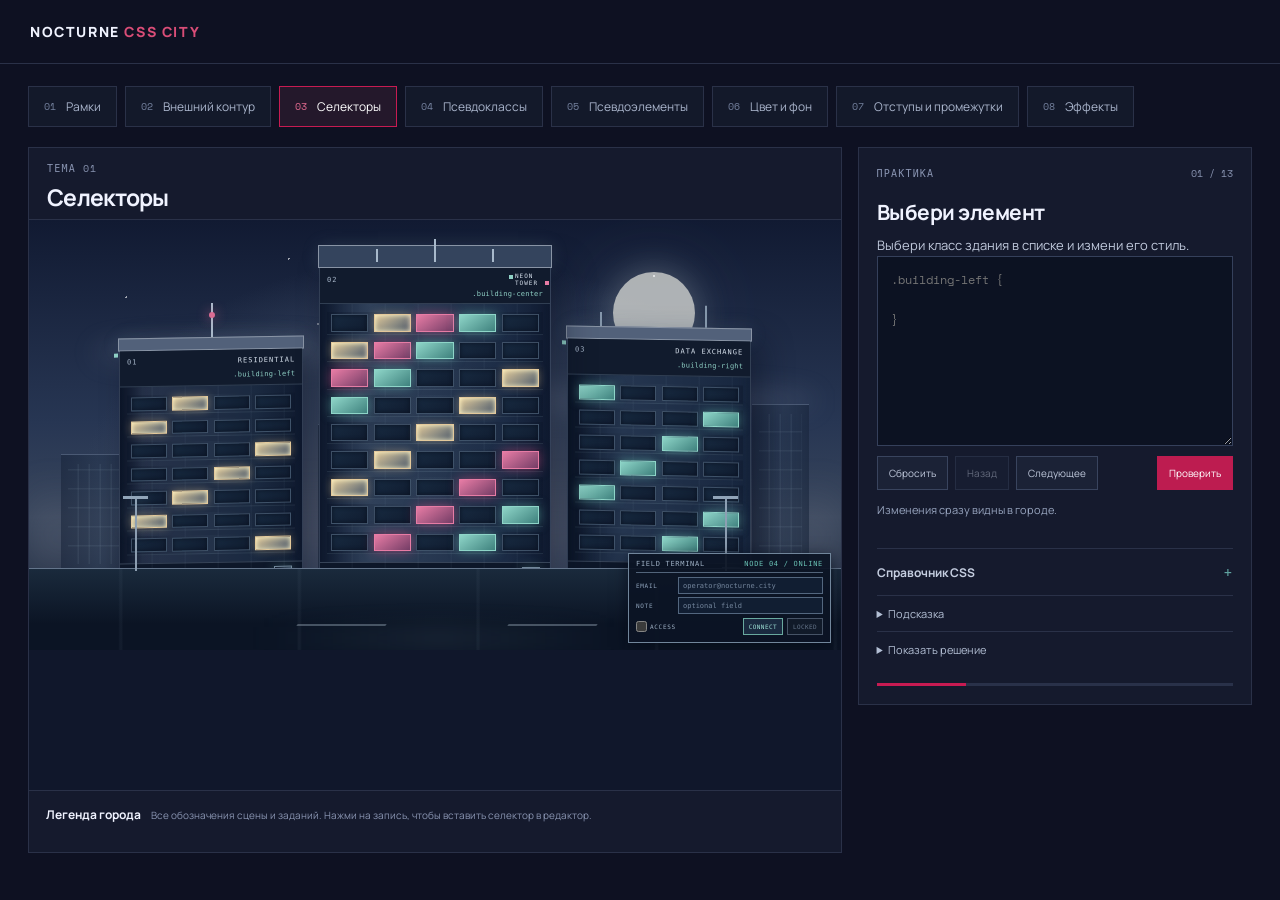
<file: index.html>
<!doctype html>
<html lang="ru">
<head>
  <meta charset="utf-8">
  <meta name="viewport" content="width=device-width,initial-scale=1">
  <meta name="theme-color" content="#0e1122">
  <title>NOCTURNE CSS City</title>
  <link rel="stylesheet" href="./styles.css?v=d28ca17">
</head>
<body>
  <header class="topbar">
    <a class="brand" href="./">NOCTURNE <span>CSS CITY</span></a>
    
  </header>
  <main class="app">
    <nav class="topics" aria-label="Темы CSS">
      <button class="topic" data-topic="frame"><b>01</b><span>Рамки</span></button>
      <button class="topic" data-topic="outline"><b>02</b><span>Внешний контур</span></button>
      <button class="topic active" data-topic="selectors"><b>03</b><span>Селекторы</span></button>
      <button class="topic" data-topic="pseudoClasses"><b>04</b><span>Псевдоклассы</span></button>
      <button class="topic" data-topic="pseudoElements"><b>05</b><span>Псевдоэлементы</span></button>
      <button class="topic" data-topic="colors"><b>06</b><span>Цвет и фон</span></button>
      <button class="topic" data-topic="spacing"><b>07</b><span>Отступы и промежутки</span></button>
      <button class="topic" data-topic="effects"><b>08</b><span>Эффекты</span></button>
      
    </nav>
    <section class="workspace">
      <section class="scene-panel">
        <div class="panel-heading"><div><span class="kicker" id="topic-kicker">ТЕМА 01</span><h1 id="topic-title">Селекторы</h1></div></div>
        <iframe class="city-frame" src="./scenes/city/index.html?v=selector-audit-20261128-2" title="Городская сцена"></iframe>
        <section class="class-map" aria-labelledby="city-legend-title">
          <div class="class-map-head">
            <strong id="city-legend-title">Легенда города</strong>
            <span>Все обозначения сцены и заданий. Нажми на запись, чтобы вставить селектор в редактор.</span>
          </div>
          <div id="city-legend" class="city-legend" aria-live="polite"></div>
        </section>
      </section>
      <aside class="task-panel">
        <div class="task-top"><span class="kicker">ПРАКТИКА</span><span id="task-count">01 / 13</span></div>
        <h2 id="task-title">Выбери элемент</h2>
        <p id="task-prompt">Выбери класс здания в списке и измени его стиль.</p>
        
        
        <textarea id="css-input" spellcheck="false" autocapitalize="off" autocomplete="off" placeholder=".building-left {&#10;  &#10;}"></textarea>
        <div class="editor-actions">
          <button id="reset" class="button secondary">Сбросить</button>
          <button id="previous" class="button secondary" disabled>Назад</button>
          <button id="skip" class="button secondary">Следующее</button>
          <button id="check" class="button primary">Проверить</button>
        </div>
        <p id="status" class="status" role="status" aria-live="polite">Изменения сразу видны в городе.</p>
        <details class="reference"><summary>Справочник CSS</summary><div id="reference-content" class="reference-content"></div></details>
        <details class="help"><summary>Подсказка</summary><p id="hint"></p></details>
        <details class="help"><summary>Показать решение</summary><pre id="solution"></pre><button id="insert" class="button secondary">Вставить в редактор</button></details>
        <div class="task-progress"><span id="progress"></span></div>
      </aside>
    </section>
  </main>
  <script src="./city-editor.js?v=selector-audit-20261128-2"></script>
</body>
</html>
</file>
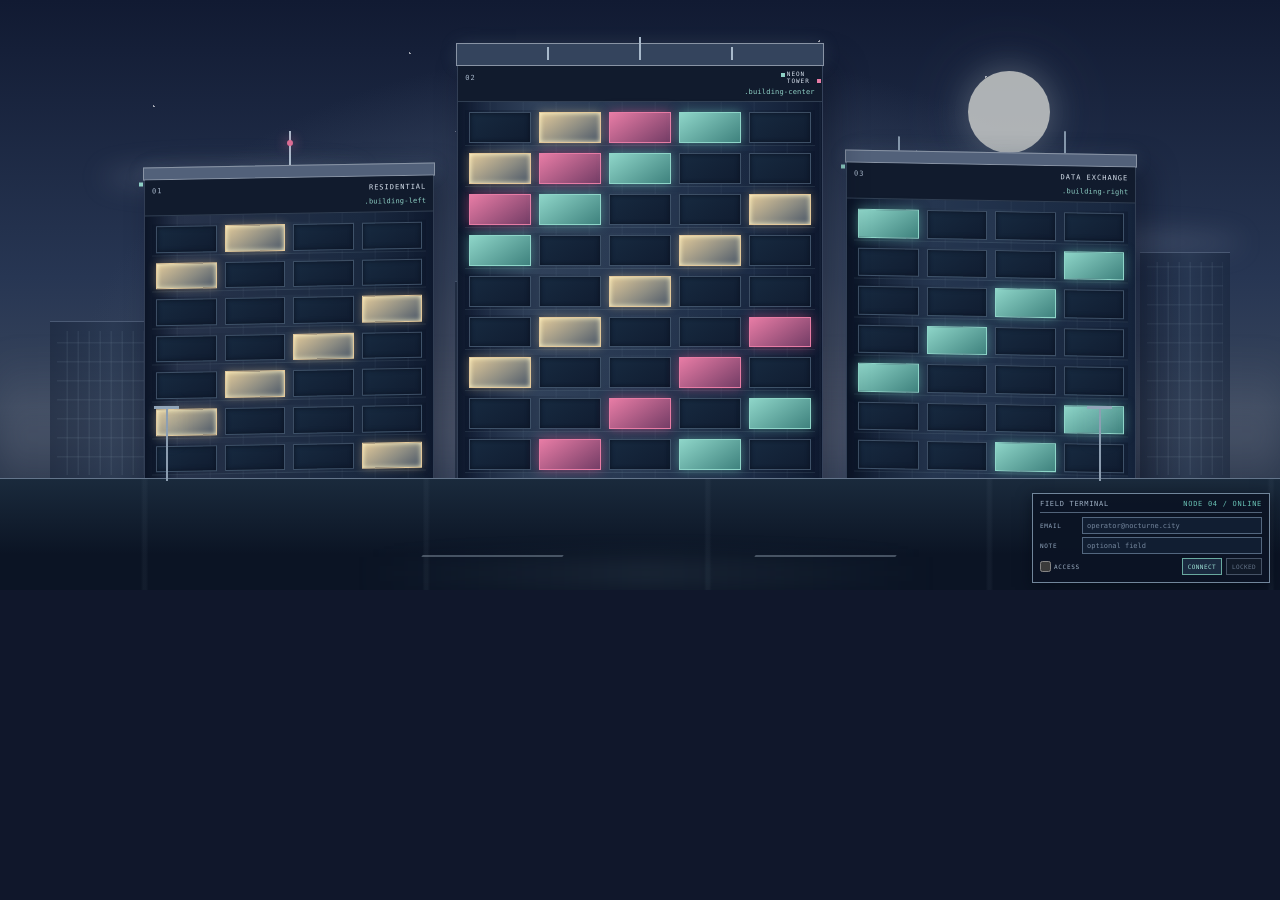
<file: scenes/city/index.html>
<!doctype html>
<html lang="ru">
<head>
  <meta charset="utf-8">
  <meta name="viewport" content="width=device-width,initial-scale=1">
  <meta name="theme-color" content="#10172b">
  <title>NOCTURNE — городская сцена</title>
  <link rel="stylesheet" href="./city.css">
</head>
<body>
  <main class="city" aria-label="Ночной футуристический город">
    <div class="sky" aria-hidden="true"><div class="moon"></div><div class="cloud cloud-a"></div><div class="cloud cloud-b"></div><div class="stars stars-a"></div><div class="stars stars-b"></div><div class="horizon-glow"></div></div>
    
    <div class="skyline skyline-far" aria-hidden="true"><div class="distant-tower tower-a"></div><div class="distant-tower tower-b"></div><div class="distant-tower tower-c"></div><div class="distant-tower tower-d"></div><div class="distant-tower tower-e"></div><div class="distant-tower tower-f"></div></div>
    <section class="district" aria-label="Здания и фасады">
      <article class="building building-left" data-building="residential">
        <div class="roof roof-antenna"><span></span></div>
        <header class="building-sign"><span>01</span><b>RESIDENTIAL</b><small class="selector-label">.building-left</small></header>
        <div class="building-floors">
          <div class="floor"><i class="window "></i><i class="window lit"></i><i class="window "></i><i class="window "></i></div><div class="floor"><i class="window lit"></i><i class="window "></i><i class="window "></i><i class="window "></i></div><div class="floor"><i class="window "></i><i class="window "></i><i class="window "></i><i class="window lit"></i></div><div class="floor"><i class="window "></i><i class="window "></i><i class="window lit"></i><i class="window "></i></div><div class="floor"><i class="window "></i><i class="window lit"></i><i class="window "></i><i class="window "></i></div><div class="floor"><i class="window lit"></i><i class="window "></i><i class="window "></i><i class="window "></i></div><div class="floor"><i class="window "></i><i class="window "></i><i class="window "></i><i class="window lit"></i></div>
        </div><div class="building-base"><span>BLOCK A / 07</span><span class="entrance"></span></div>
      </article>
      <article id="central-tower" class="building building-center" data-building="central">
        <div class="roof roof-crown"><span></span><span></span><span></span></div>
        <header class="building-sign"><span>02</span><b>NEON TOWER</b><small class="selector-label">.building-center</small></header>
        <div class="building-floors">
          <div class="floor"><i class="window   "></i><i class="window lit  "></i><i class="window  pink "></i><i class="window   teal"></i><i class="window   "></i></div><div class="floor"><i class="window lit  "></i><i class="window  pink "></i><i class="window   teal"></i><i class="window   "></i><i class="window   "></i></div><div class="floor"><i class="window  pink "></i><i class="window   teal"></i><i class="window   "></i><i class="window   "></i><i class="window lit  "></i></div><div class="floor"><i class="window   teal"></i><i class="window   "></i><i class="window   "></i><i class="window lit  "></i><i class="window   "></i></div><div class="floor"><i class="window   "></i><i class="window   "></i><i class="window lit  "></i><i class="window   "></i><i class="window   "></i></div><div class="floor"><i class="window   "></i><i class="window lit  "></i><i class="window   "></i><i class="window   "></i><i class="window  pink "></i></div><div class="floor"><i class="window lit  "></i><i class="window   "></i><i class="window   "></i><i class="window  pink "></i><i class="window   "></i></div><div class="floor"><i class="window   "></i><i class="window   "></i><i class="window  pink "></i><i class="window   "></i><i class="window lit  teal"></i></div><div class="floor"><i class="window   "></i><i class="window  pink "></i><i class="window   "></i><i class="window lit  teal"></i><i class="window   "></i></div>
        </div><div class="building-base"><span>CORE / 09</span><span class="entrance"></span></div>
      </article>
      <article class="building building-right" data-building="office">
        <div class="roof roof-flat"><span></span><span></span></div>
        <header class="building-sign"><span>03</span><b>DATA EXCHANGE</b><small class="selector-label">.building-right</small></header>
        <div class="building-floors">
          <div class="floor"><i class="window lit teal"></i><i class="window "></i><i class="window "></i><i class="window "></i></div><div class="floor"><i class="window "></i><i class="window "></i><i class="window "></i><i class="window lit teal"></i></div><div class="floor"><i class="window "></i><i class="window "></i><i class="window lit teal"></i><i class="window "></i></div><div class="floor"><i class="window "></i><i class="window lit teal"></i><i class="window "></i><i class="window "></i></div><div class="floor"><i class="window lit teal"></i><i class="window "></i><i class="window "></i><i class="window "></i></div><div class="floor"><i class="window "></i><i class="window "></i><i class="window "></i><i class="window lit teal"></i></div><div class="floor"><i class="window "></i><i class="window "></i><i class="window lit teal"></i><i class="window "></i></div>
        </div><div class="building-base"><span>BLOCK C / 07</span><span class="entrance"></span></div>
      </article>
    </section>
    <div class="elevated-line" aria-hidden="true"><span></span><span></span></div>
    <div class="foreground" aria-hidden="true"><div class="street"></div><div class="street-light light-left"><i></i></div><div class="street-light light-right"><i></i></div><div class="road-mark road-mark-a"></div><div class="road-mark road-mark-b"></div><div class="road-reflection"></div></div>
    <aside class="control-terminal" aria-label="Интерактивная панель управления для упражнений по псевдоклассам">
      <div class="terminal-heading"><span>FIELD TERMINAL</span><span>NODE 04 / ONLINE</span></div>
      <form class="terminal-form" id="terminal-form" novalidate>
        <label class="terminal-field">EMAIL
          <input class="terminal-email" type="email" name="email" required placeholder="operator@nocturne.city" autocomplete="off">
        </label>
        <label class="terminal-field">NOTE
          <input class="terminal-note" type="text" name="note" placeholder="optional field">
        </label>
        <div class="terminal-controls">
          <label class="terminal-toggle"><input class="terminal-access" type="checkbox" name="access"> ACCESS</label>
          <button class="terminal-connect" type="button">CONNECT</button>
          <button class="terminal-locked" type="button" disabled>LOCKED</button>
        </div>
      </form>
    </aside>
    
  </main>
  <script>
    (() => {
      let playerStyle = document.getElementById('player-css');
      const previewStyle = document.createElement('style');
      previewStyle.textContent = '[data-nocturne-selected="true"]{outline:2px solid #60a4a1!important;outline-offset:2px!important;box-shadow:0 0 12px #60a4a188!important}';
      document.head.appendChild(previewStyle);

      const propertyAliases = {
        'border-top-width': ['border-top-width', 'border-top', 'border-width', 'border'],
        'border-top-style': ['border-top-style', 'border-top', 'border-style', 'border'],
        'border-top-color': ['border-top-color', 'border-top', 'border-color', 'border'],
        'border-right-width': ['border-right-width', 'border-right', 'border-width', 'border'],
        'border-right-style': ['border-right-style', 'border-right', 'border-style', 'border'],
        'border-right-color': ['border-right-color', 'border-right', 'border-color', 'border'],
        'border-bottom-width': ['border-bottom-width', 'border-bottom', 'border-width', 'border'],
        'border-bottom-style': ['border-bottom-style', 'border-bottom', 'border-style', 'border'],
        'border-bottom-color': ['border-bottom-color', 'border-bottom', 'border-color', 'border'],
        'border-left-width': ['border-left-width', 'border-left', 'border-width', 'border'],
        'border-left-style': ['border-left-style', 'border-left', 'border-style', 'border'],
        'border-left-color': ['border-left-color', 'border-left', 'border-color', 'border'],
        'outline-width': ['outline-width', 'outline'],
        'outline-style': ['outline-style', 'outline'],
        'outline-color': ['outline-color', 'outline'],
        'background-color': ['background-color', 'background'],
        'row-gap': ['row-gap', 'gap', 'grid-row-gap', 'grid-gap'],
        'opacity': ['opacity']
      };

      let lastHoveredElement = null;
      let lastFocusedElement = null;
      let lastFocusVisibleElement = null;
      let lastActiveElement = null;

      document.addEventListener('focusin', event => {
        lastFocusedElement = event.target;
        lastFocusVisibleElement = event.target.matches?.(':focus-visible') ? event.target : null;
        refreshSelectorPreview();
      });
      document.addEventListener('keydown', event => {
        const active = document.activeElement;
        if (active?.matches?.(':focus-visible')) lastFocusVisibleElement = active;
        const activeButton = event.target.closest?.('.terminal-connect');
        if (activeButton && (event.key === 'Enter' || event.key === ' ')) lastActiveElement = activeButton;
      }, true);
      document.addEventListener('pointerdown', event => {
        const activeButton = event.target.closest?.('.terminal-connect');
        if (activeButton) lastActiveElement = activeButton;
      }, true);
      document.getElementById('terminal-form')?.addEventListener('submit', event => event.preventDefault());
      document.addEventListener('input', refreshSelectorPreview);
      document.addEventListener('change', refreshSelectorPreview);
      document.addEventListener('pointerover', event => {
        const windowElement = event.target.closest?.('.window');
        if (windowElement) lastHoveredElement = windowElement;
        refreshSelectorPreview();
      });
      document.addEventListener('pointerout', refreshSelectorPreview);

      function refreshSelectorPreview() {
        document.querySelectorAll('[data-nocturne-selected]').forEach(node => node.removeAttribute('data-nocturne-selected'));
        try {
          Array.from(playerStyle?.sheet?.cssRules || []).forEach(rule => {
            if (!rule.selectorText) return;
            try {
              document.querySelectorAll(rule.selectorText).forEach(node => node.setAttribute('data-nocturne-selected', 'true'));
            } catch (error) {
              // Не имитируем псевдоклассы и псевдоэлементы удалением их условий.
            }
          });
        } catch (error) {}
      }

      function collectStyleRules(rules, result = []) {
        Array.from(rules || []).forEach(rule => {
          if (typeof rule.selectorText === 'string' && rule.style) result.push(rule);
          if (rule.cssRules) collectStyleRules(rule.cssRules, result);
        });
        return result;
      }

      function ruleDeclaresProperty(rule, property) {
        const aliases = propertyAliases[property] || [property];
        const names = Array.from({length: rule.style.length}, (_, index) => rule.style.item(index));
        return names.some(name => aliases.includes(name));
      }

      function getAppliedElements(property) {
        const applied = new Set();
        const rules = collectStyleRules(playerStyle?.sheet?.cssRules || []);
        rules.forEach(rule => {
          if (!ruleDeclaresProperty(rule, property)) return;
          try {
            document.querySelectorAll(rule.selectorText).forEach(node => applied.add(node));
          } catch (error) {
            // Селекторы псевдоэлементов не являются DOM-элементами.
          }
        });
        return applied;
      }

      function sameElements(actual, expected) {
        if (actual.size !== expected.length) return false;
        return expected.every(node => actual.has(node));
      }

      function checkPropertyRequirements(checks) {
        for (const item of checks) {
          const targets = Array.from(document.querySelectorAll(item.selector));
          if (!targets.length) return {found: false, passed: false, reason: 'target'};

          const applied = getAppliedElements(item.property);
          if (!sameElements(applied, targets)) {
            return {found: true, passed: false, reason: 'scope'};
          }

          const valuesMatch = targets.every(target =>
            getComputedStyle(target).getPropertyValue(item.property).trim() === item.expected
          );
          if (!valuesMatch) return {found: true, passed: false, reason: 'value'};
        }
        return {found: true, passed: true, reason: ''};
      }

      window.addEventListener('message', event => {
        if (event.source !== window.parent || !event.data) return;
        const data = event.data;

        if (data.type === 'NOCTURNE_APPLY_CSS') {
          if (!playerStyle) {
            playerStyle = document.createElement('style');
            playerStyle.id = 'player-css';
            document.head.appendChild(playerStyle);
          }
          playerStyle.textContent = typeof data.css === 'string' ? data.css : '';
          refreshSelectorPreview();
          return;
        }

        if (data.type !== 'NOCTURNE_CHECK_TASK' || !data.id || !data.check) return;

        let result = {passed: false, found: false};
        try {
          if (data.check.mode === 'selector') {
            const pseudoPattern = /::(before|after|first-letter|first-line|selection|placeholder)\b/g;
            const pseudoOf = selector => Array.from(new Set(selector.match(pseudoPattern) || [])).join('');
            const hostOf = selector => selector.replace(pseudoPattern, '').trim();
            const expectedSelector = data.check.selector;
            const expectedPseudo = pseudoOf(expectedSelector);
            const statePattern = /:(focus-visible|focus-within|focus|active|checked|disabled|enabled|required|optional|valid|invalid|hover)\b/g;
            const stateOf = selector => Array.from(new Set(selector.match(statePattern) || []));
            const expectedStates = stateOf(expectedSelector);
            const stripStates = selector => selector.replace(statePattern, '');
            const expectedHost = hostOf(expectedSelector);
            const expectedBase = stripStates(expectedHost);
            const expectedNodes = Array.from(document.querySelectorAll(expectedBase));
            const sameNodeSet = (left, right) => left.length === right.length && left.every(node => right.includes(node));
            const rules = collectStyleRules(playerStyle?.sheet?.cssRules || []);
            let interactionMissing = false;
            let stateMissing = false;
            const submitted = rules.some(rule => {
              if (rule.style.length !== 0 || pseudoOf(rule.selectorText) !== expectedPseudo) return false;
              const submittedStates = stateOf(rule.selectorText);
              if (submittedStates.join('|') !== expectedStates.join('|')) return false;
              const submittedHost = stripStates(hostOf(rule.selectorText));
              let submittedNodes;
              try { submittedNodes = Array.from(document.querySelectorAll(submittedHost)); }
              catch (error) { return false; }
              if (!sameNodeSet(submittedNodes, expectedNodes)) return false;

              if (expectedStates.includes(':hover') && (!lastHoveredElement || !lastHoveredElement.matches(expectedBase))) { interactionMissing = true; return false; }
              if (expectedStates.includes(':focus') && (!lastFocusedElement || !lastFocusedElement.matches(expectedBase))) { interactionMissing = true; return false; }
              if (expectedStates.includes(':focus-visible') && (!lastFocusVisibleElement || !lastFocusVisibleElement.matches(expectedBase))) { interactionMissing = true; return false; }
              if (expectedStates.includes(':focus-within') && (!lastFocusedElement || !lastFocusedElement.closest(expectedBase))) { interactionMissing = true; return false; }
              if (expectedStates.includes(':active') && (!lastActiveElement || !lastActiveElement.matches(expectedBase))) { interactionMissing = true; return false; }
              if (expectedStates.some(state => [':checked', ':disabled', ':enabled', ':required', ':optional', ':valid', ':invalid'].includes(state))) {
                let stateMatches = [];
                try { stateMatches = Array.from(document.querySelectorAll(hostOf(rule.selectorText))); } catch (error) {}
                if (!stateMatches.length) { stateMissing = true; return false; }
              }
              if (expectedPseudo.includes('::selection') && !window.getSelection()?.toString()) { interactionMissing = true; return false; }
              const requiredTokens = Array.isArray(data.check.mustContain) ? data.check.mustContain : data.check.mustContain ? [data.check.mustContain] : [];
              if (!requiredTokens.every(token => rule.selectorText.includes(token))) return false;
              return true;
            });
            const found = expectedNodes.length > 0;
            result = {found, passed: submitted && found, reason: submitted && found ? '' : interactionMissing ? 'interaction' : stateMissing ? 'state' : 'selector'};
          } else {
            const checks = Array.isArray(data.check.checks) ? data.check.checks : [data.check];
            result = checkPropertyRequirements(checks);
          }
        } catch (error) {
          result = {passed: false, found: false};
        }

        window.parent.postMessage(
          {type: 'NOCTURNE_TASK_RESULT', id: data.id, passed: result.passed, found: result.found, reason: result.reason},
          event.origin === 'null' ? '*' : event.origin
        );
      });
    })();
  </script>
</body>
</html>
</file>
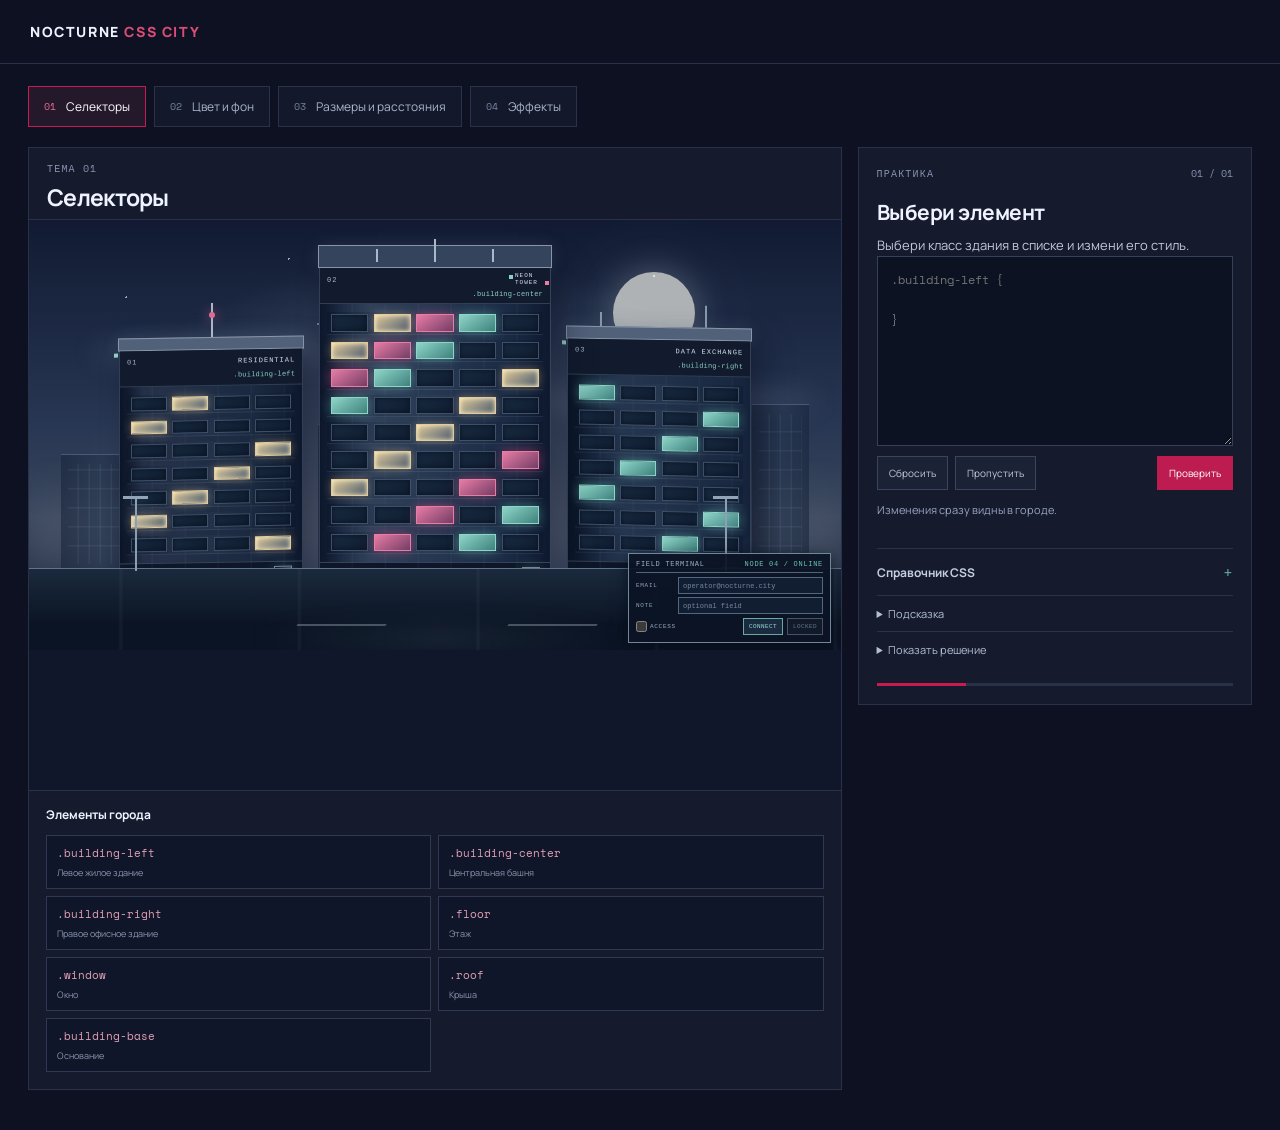
<file: preview-161bdd0.html>
<!doctype html>
<html lang="ru">
<head>
  <meta charset="utf-8">
  <meta name="viewport" content="width=device-width,initial-scale=1">
  <meta name="theme-color" content="#0e1122">
  <title>NOCTURNE CSS City</title>
  <link rel="stylesheet" href="./styles.css">
</head>
<body>
  <header class="topbar">
    <a class="brand" href="./">NOCTURNE <span>CSS CITY</span></a>
    
  </header>
  <main class="app">
    <nav class="topics" aria-label="Темы CSS">
      <button class="topic active" data-topic="selectors"><b>01</b><span>Селекторы</span></button>
      <button class="topic" data-topic="colors"><b>02</b><span>Цвет и фон</span></button>
      <button class="topic" data-topic="spacing"><b>03</b><span>Размеры и расстояния</span></button>
      <button class="topic" data-topic="effects"><b>04</b><span>Эффекты</span></button>
    </nav>
    <section class="workspace">
      <section class="scene-panel">
        <div class="panel-heading"><div><span class="kicker" id="topic-kicker">ТЕМА 01</span><h1 id="topic-title">Селекторы</h1></div></div>
        <iframe class="city-frame" src="./scenes/city/index.html" title="Городская сцена"></iframe>
        <div class="class-map">
          <div class="class-map-head"><strong>Элементы города</strong></div>
          <div class="class-list">
            <button class="class-chip" data-selector=".building-left"><code>.building-left</code><span>Левое жилое здание</span></button>
            <button class="class-chip" data-selector=".building-center"><code>.building-center</code><span>Центральная башня</span></button>
            <button class="class-chip" data-selector=".building-right"><code>.building-right</code><span>Правое офисное здание</span></button>
            <button class="class-chip" data-selector=".floor"><code>.floor</code><span>Этаж</span></button>
            <button class="class-chip" data-selector=".window"><code>.window</code><span>Окно</span></button>
            <button class="class-chip" data-selector=".roof"><code>.roof</code><span>Крыша</span></button>
            <button class="class-chip" data-selector=".building-base"><code>.building-base</code><span>Основание</span></button>
          </div>
        </div>
      </section>
      <aside class="task-panel">
        <div class="task-top"><span class="kicker">ПРАКТИКА</span><span id="task-count">01 / 01</span></div>
        <h2 id="task-title">Выбери элемент</h2>
        <p id="task-prompt">Выбери класс здания в списке и измени его стиль.</p>
        
        
        <textarea id="css-input" spellcheck="false" autocapitalize="off" autocomplete="off" placeholder=".building-left {&#10;  &#10;}"></textarea>
        <div class="editor-actions">
          <button id="reset" class="button secondary">Сбросить</button>
          <button id="skip" class="button secondary">Пропустить</button>
          <button id="check" class="button primary">Проверить</button>
        </div>
        <p id="status" class="status" role="status" aria-live="polite">Изменения сразу видны в городе.</p>
        <details class="reference"><summary>Справочник CSS</summary><div id="reference-content" class="reference-content"></div></details>
        <details class="help"><summary>Подсказка</summary><p id="hint"></p></details>
        <details class="help"><summary>Показать решение</summary><pre id="solution"></pre><button id="insert" class="button secondary">Вставить в редактор</button></details>
        <div class="task-progress"><span id="progress"></span></div>
      </aside>
    </section>
  </main>
  <script src="./city-editor.js?v=436bf3f"></script>
</body>
</html>
</file>
<file: styles.css>
@import url('https://fonts.googleapis.com/css2?family=Manrope:wght@400;500;600;700;800&family=Space+Mono:wght@400;700&display=swap');
:root{color-scheme:dark;--bg:#0e1122;--panel:#151a2d;--panel2:#1a2035;--line:#2a3148;--muted:#8994b1;--text:#f0f3ff;--pink:#c71b52;--teal:#60a4a1;--mono:'Space Mono',monospace;--sans:'Manrope',system-ui,sans-serif}
*{box-sizing:border-box}body{margin:0;background:var(--bg);color:var(--text);font-family:var(--sans);min-height:100vh}button,textarea{font:inherit}.topbar{height:64px;padding:0 30px;border-bottom:1px solid var(--line);display:flex;align-items:center;justify-content:space-between}.brand{color:var(--text);text-decoration:none;font-size:14px;font-weight:800;letter-spacing:1.6px}.brand span{color:#d94d77}.kicker{font:10px var(--mono);letter-spacing:1.2px;color:var(--muted)}.app{max-width:1440px;margin:auto;padding:22px 28px 40px}.topics{display:flex;gap:8px;margin-bottom:16px;overflow-x:auto;padding-bottom:4px}.topic{display:flex;align-items:center;gap:10px;white-space:nowrap;background:#13192a;border:1px solid var(--line);color:#aab5cc;padding:11px 15px;cursor:pointer}.topic b{font:10px var(--mono);color:#74819e}.topic span{font-size:12px}.topic.active{border-color:var(--pink);background:#24182b;color:#fff}.topic.active b{color:#e46b91}.workspace{display:grid;grid-template-columns:minmax(0,1.65fr) minmax(300px,.8fr);gap:16px;align-items:start}.scene-panel,.task-panel{background:var(--panel);border:1px solid var(--line);min-width:0}.panel-heading{height:72px;padding:14px 18px;display:flex;align-items:center;justify-content:space-between;border-bottom:1px solid var(--line)}h1{font-size:23px;margin:4px 0 0;letter-spacing:-.7px}.city-frame{display:block;width:100%;height:clamp(390px,45vw,570px);border:0;background:#10172b}.class-map{padding:15px 17px 17px;border-top:1px solid var(--line)}.class-map-head{display:flex;justify-content:flex-start;gap:10px;align-items:baseline;margin-bottom:12px}.class-map-head strong{font-size:12px}.class-map-head span{font-size:10px;color:var(--muted)}.class-list{display:grid;grid-template-columns:repeat(2,minmax(0,1fr));gap:7px}.class-chip{display:flex;flex-direction:column;align-items:flex-start;gap:4px;text-align:left;padding:9px 10px;background:#101629;border:1px solid #303951;color:#aeb9d0;cursor:pointer;min-width:0}.class-chip:hover{border-color:var(--teal);background:#172631}.class-chip code{font:11px var(--mono);color:#e3a0b5}.class-chip span{font-size:10px;color:#8995b0}.task-panel{padding:18px;position:sticky;top:12px}.task-top{display:flex;justify-content:space-between;color:var(--muted);font:10px var(--mono)}h2{font-size:21px;line-height:1.25;margin:18px 0 9px;letter-spacing:-.5px}#task-prompt{font-size:13px;line-height:1.7;color:#c0c9dc;margin:0}textarea{display:block;width:100%;height:190px;resize:vertical;background:#0c1222;border:1px solid #35405b;color:#e9a4b9;padding:13px;font:12px/1.65 var(--mono);outline:none;tab-size:2}textarea:focus{border-color:#668e92}.editor-actions{display:flex;gap:7px;margin-top:10px}.button{border:1px solid #39445e;padding:9px 11px;font-size:10px;cursor:pointer;color:#c0c9dc;background:#1b2236}.button:hover{border-color:#7888a7}.button.primary{background:#bd1c50;border-color:#bd1c50;color:#fff;margin-left:auto}.button.primary:hover{background:#d42b62}.button:disabled{opacity:.45;cursor:default}.status{min-height:34px;font-size:11px;line-height:1.5;color:#98a5bf;margin:12px 0}.status.good{color:#86c4b4}.status.bad{color:#e58ba3}.help{border-top:1px solid var(--line);padding:10px 0;color:#b3bfd4;font-size:11px}.help summary{cursor:pointer}.help p{line-height:1.6;color:#9ca9c2}.help pre{white-space:pre-wrap;background:#0d1425;padding:10px;color:#e5a1b6;font:11px/1.6 var(--mono)}.help .button{margin-top:4px}.task-progress{height:3px;background:#293149;margin-top:16px}.task-progress span{display:block;width:25%;height:100%;background:var(--pink);transition:width .2s}
@media(max-width:850px){.workspace{grid-template-columns:1fr}.task-panel{position:static;grid-row:1}.city-frame{height:470px}.class-list{grid-template-columns:repeat(2,minmax(0,1fr))}}
@media(max-width:520px){.topbar{padding:0 15px}.app{padding:14px 10px 28px}.topic{padding:10px 12px}.city-frame{height:420px}.class-map-head{display:block}.class-map-head span{display:block;margin-top:4px}.class-list{grid-template-columns:1fr 1fr}.task-panel{padding:14px}textarea{height:155px}}

.reference{border-top:1px solid var(--line);padding:11px 0;color:#c5cee0;font-size:12px}
.reference>summary{cursor:pointer;list-style:none;display:flex;align-items:center;justify-content:space-between;font-weight:700}
.reference>summary::-webkit-details-marker{display:none}
.reference>summary:after{content:"+";font:16px var(--mono);color:var(--teal)}
.reference[open]>summary:after{content:"−"}
.reference-content{padding-top:10px}
.reference-group{padding:9px 0;border-top:1px solid #252d43}
.reference-group h3{font-size:11px;color:#8fc8c0;margin:0 0 7px}
.reference-item{display:grid;grid-template-columns:minmax(105px,.8fr) 1.5fr;gap:8px;padding:5px 0;align-items:start}
.reference-item code{font:10px var(--mono);color:#e5a2b9;overflow-wrap:anywhere}
.reference-item p{font-size:10px;line-height:1.5;color:#aab6cd;margin:0}
.reference-item p code{color:#d7c2ce}
.reference-note{font-size:10px;line-height:1.5;color:#7f8da9;margin:8px 0 0}

.reference-property{border-top:1px solid #222b40;padding:7px 0}
.reference-property>summary{display:grid;grid-template-columns:minmax(95px,.72fr) 1.6fr 14px;gap:9px;align-items:start;cursor:pointer;list-style:none}
.reference-property>summary::-webkit-details-marker,.reference-part>summary::-webkit-details-marker{display:none}
.reference-property>summary:after{content:"+";grid-column:3;grid-row:1;color:var(--teal);font:13px var(--mono);text-align:right}
.reference-property[open]>summary:after{content:"−"}
.reference-property>summary code{font:10px var(--mono);color:#e5a2b9;overflow-wrap:anywhere}
.reference-property>summary span{font-size:10px;line-height:1.5;color:#aab6cd}
.reference-parts{margin:9px 0 2px 10px;padding-left:12px;border-left:1px solid #34435a}
.reference-part{padding:5px 0;border-top:1px solid #202a40}
.reference-part>summary{cursor:pointer;list-style:none;display:flex;align-items:center;justify-content:space-between;color:#8fc8c0;font-size:10px;font-weight:600}
.reference-part>summary:after{content:"+";font:12px var(--mono);color:#8fc8c0}
.reference-part[open]>summary:after{content:"−"}
.reference-part p{font-size:10px;line-height:1.55;color:#aab6cd;margin:6px 0 2px}
@media(max-width:520px){.reference-property>summary{grid-template-columns:minmax(0,1fr) 14px;gap:3px}.reference-property>summary code{grid-column:1;grid-row:1;font-size:10px}.reference-property>summary span{grid-column:1;grid-row:2}.reference-property>summary:after{grid-column:2;grid-row:1}.reference-parts{margin-left:5px}.reference-part{display:block}}

/* Общая легенда сцены */
.legend-group{border-top:1px solid #252d43;padding:9px 0}
.legend-group>summary{display:flex;align-items:center;justify-content:space-between;cursor:pointer;list-style:none;color:#b9c5dc;font-size:11px;font-weight:700}
.legend-group>summary::-webkit-details-marker{display:none}
.legend-group>summary:after{content:"+";font:14px var(--mono);color:var(--teal);margin-left:auto;padding-left:10px}
.legend-group[open]>summary:after{content:"−"}
.legend-group>summary span{font:10px var(--mono);color:var(--muted);margin-left:8px}
.legend-group .class-list{padding-top:9px}
.class-chip{gap:5px}
.class-chip span{display:flex;flex-direction:column;gap:3px;line-height:1.45}
.class-chip span strong{font-size:10px;color:#c7d2e8;font-weight:700}
.class-chip span{font-size:9px}
.legend-note{font-size:10px;line-height:1.55;color:#7f8da9;margin:12px 0 0}
@media(max-width:520px){.legend-group .class-list{grid-template-columns:1fr}}
</file>
<file: scenes/city/city.css>
*{box-sizing:border-box}
:root{color-scheme:dark;--night:#10172b;--glass:#6d9aa8;--pink:#d64c83;--teal:#69c1b4;--amber:#e2b77d}
html,body{margin:0;min-height:100%;background:#10172b;font-family:Arial,sans-serif}
body{overflow:hidden}
.city{height:clamp(430px,48vw,590px);min-height:430px;position:relative;overflow:hidden;isolation:isolate;background:linear-gradient(180deg,#111a32 0%,#273653 47%,#39465c 69%,#172236 100%)}
.sky{position:absolute;inset:0;overflow:hidden;background:radial-gradient(ellipse at 50% 65%,#6d7180 0%,#3a4862 29%,transparent 62%)}
.moon{position:absolute;width:82px;height:82px;border-radius:50%;right:18%;top:12%;background:#d4d6d3;box-shadow:0 0 34px #c5d1d766,0 0 95px #9cb6cf33;opacity:.8}
.cloud{position:absolute;height:25px;border-radius:50%;background:#a3b0c033;filter:blur(13px)}
.cloud-a{width:260px;top:28%;left:8%}.cloud-b{width:340px;top:39%;right:3%}
.stars{position:absolute;inset:0;opacity:.6;background-image:radial-gradient(1px 1px at 12% 18%,#fff 99%,transparent),radial-gradient(1px 1px at 32% 9%,#fff 99%,transparent),radial-gradient(1px 1px at 51% 24%,#dbe9ff 99%,transparent),radial-gradient(1px 1px at 77% 13%,#fff 99%,transparent),radial-gradient(1px 1px at 88% 36%,#fff 99%,transparent),radial-gradient(1px 1px at 64% 7%,#fff 99%,transparent)}
.stars-b{transform:translateY(30px) scale(.8);opacity:.35}
.horizon-glow{position:absolute;left:0;right:0;bottom:13%;height:28%;background:linear-gradient(180deg,transparent,#8b8fa033 55%,transparent);filter:blur(14px)}
.city-label{position:absolute;z-index:5;top:22px;left:26px;display:flex;flex-direction:column;gap:4px;color:#c7d3e5;font:9px/1.3 monospace;letter-spacing:1.8px}
.city-label strong{font-size:18px;letter-spacing:3px;color:#f0f3ff}.city-label small{font-size:8px;color:#a4b2c9}
.skyline{position:absolute;inset:auto 0 18%}
.skyline-far{height:53%;display:flex;align-items:end;justify-content:space-around;opacity:.58;filter:blur(.4px)}
.distant-tower{position:relative;width:9%;background:linear-gradient(90deg,#18243a,#273750 55%,#17243a);border-top:1px solid #60708a}
.distant-tower:after{content:"";position:absolute;inset:9px 7px;background:repeating-linear-gradient(90deg,transparent 0 9px,#a5c1d022 10px 11px),repeating-linear-gradient(0deg,transparent 0 17px,#a5c1d022 18px 19px)}
.tower-a{height:52%}.tower-b{height:79%;width:7%}.tower-c{height:65%;width:12%}.tower-d{height:92%;width:8%}.tower-e{height:60%;width:10%}.tower-f{height:74%;width:7%}
.district{position:absolute;z-index:3;inset:auto 8% 13%;height:76%;display:flex;align-items:end;justify-content:center;gap:clamp(6px,2vw,23px);perspective:900px}
.building{position:relative;display:flex;flex-direction:column;justify-content:flex-end;border:1px solid #65738a66;border-bottom:0;background:linear-gradient(90deg,#111c31 0%,#27334b 12%,#1a2940 75%,#101b30 100%);box-shadow:inset 10px 0 24px #080f20aa,12px 0 30px #080d1b66;overflow:visible}
.building-left{width:27%;height:75%;transform:skewY(-1deg);--floors:7}
.building-center{width:34%;height:100%;z-index:2;--floors:9;background:linear-gradient(90deg,#15223a,#30415a 22%,#1c2c46 80%,#101b31)}
.building-right{width:27%;height:78%;transform:skewY(1deg);--floors:7;background:linear-gradient(90deg,#101c30,#253650 30%,#17263e)}
.building:before{content:"";position:absolute;inset:0;pointer-events:none;background:repeating-linear-gradient(90deg,transparent 0 31px,#8ca6bd0c 32px 33px)}
.roof{position:absolute;left:-2px;right:-2px;top:-13px;height:13px;background:#52617a;border:1px solid #8994a5;box-shadow:0 0 18px #9ac4d522}
.roof-antenna:before{content:"";position:absolute;width:2px;height:34px;background:#a9b9ca;left:50%;bottom:12px}
.roof-antenna span{position:absolute;width:6px;height:6px;border-radius:50%;background:#db6c93;left:calc(50% - 2px);top:-26px;box-shadow:0 0 12px #db6c93}
.roof-crown{height:23px;top:-23px;background:#34445d;display:flex;justify-content:space-evenly;align-items:end;padding-bottom:5px}
.roof-crown span{width:2px;height:13px;background:#a8b9cb}.roof-crown span:nth-child(2){height:23px}
.roof-flat span{position:absolute;bottom:12px;left:18%;height:14px;width:2px;background:#8496aa}.roof-flat span+span{left:75%;height:22px}
.building-sign{height:24px;flex:none;display:flex;align-items:center;justify-content:space-between;padding:0 9px;background:#111b2d;border-bottom:1px solid #60738b66;color:#a8b7ca;font:7px monospace;letter-spacing:1px}
.building-sign b{display:block;font-weight:400;color:#d7e1ed}
.building-floors{display:flex;flex:1;flex-direction:column;justify-content:space-evenly;padding:8px 7px;gap:5px}
.floor{height:calc((100% - (var(--floors) - 1)*5px)/var(--floors));min-height:13px;display:flex;align-items:stretch;justify-content:space-around;gap:clamp(3px,.7vw,8px);padding:2px 4px;border-bottom:1px solid #90a9bd22;background:linear-gradient(90deg,#09132655,#647b9111,#09132655)}
.window{position:relative;display:block;flex:1;min-width:4px;border:1px solid #6d849b77;background:linear-gradient(145deg,#172a40,#101c30);box-shadow:inset 0 0 5px #0a1222}
.window.lit{background:linear-gradient(145deg,#e1c99a,#8b8b82 58%,#4a5667);border-color:#e3c99b;box-shadow:0 0 9px #e8c99466,inset 0 0 5px #fff6c7}
.window.pink{background:linear-gradient(145deg,#e77ca5,#743d66);border-color:#e77ca5;box-shadow:0 0 12px #d64c8388}
.window.teal{background:linear-gradient(145deg,#8ed5c8,#3f827e);border-color:#8ed5c8;box-shadow:0 0 11px #69c1b488}
.window:hover{background:#f2d8a5;box-shadow:0 0 18px #f4d69c;transform:scale(1.12);z-index:4}
.building-base{height:32px;flex:none;border-top:1px solid #73849b66;background:#0d1729;display:flex;align-items:center;justify-content:space-between;padding:0 10px;color:#8195ad;font:7px monospace;letter-spacing:1px}
.entrance{width:18px;height:24px;border:1px solid #71879a;background:linear-gradient(90deg,#0b1527,#41576b);box-shadow:0 0 12px #6ba4a055}
.elevated-line{position:absolute;z-index:4;left:0;right:0;bottom:15%;height:12px;border-top:2px solid #75869a;border-bottom:3px solid #0b1424;background:linear-gradient(180deg,#293b52,#111d31);box-shadow:0 4px 9px #080e1b}
.elevated-line span{position:absolute;top:12px;width:7px;height:48px;background:#152238;left:17%}.elevated-line span+span{left:83%}
.foreground{position:absolute;z-index:5;inset:auto 0 0;height:19%;background:linear-gradient(180deg,#1a2a3c,#0b1424 68%);border-top:1px solid #64758b}
.street{position:absolute;inset:0;background:repeating-linear-gradient(90deg,transparent 0 11%,#75889c12 11.2% 11.4%,transparent 11.6% 22%)}
.street-light{position:absolute;top:-73px;width:2px;height:75px;background:#8c9db0}.street-light:before{content:"";position:absolute;top:0;left:-12px;width:25px;height:3px;background:#91a4b8}
.street-light i{position:absolute;top:0;left:-9px;width:20px;height:34px;background:#9ac6db18;filter:blur(9px)}
.light-left{left:13%}.light-right{right:14%}
.road-mark{position:absolute;bottom:30%;height:2px;width:11%;background:#9db0bf66;transform:skewX(-35deg)}
.road-mark-a{left:33%}.road-mark-b{right:30%}
.road-reflection{position:absolute;bottom:0;left:28%;width:45%;height:30%;background:linear-gradient(90deg,transparent,#8db8c51c,transparent);filter:blur(12px)}
.scene-caption{position:absolute;z-index:7;bottom:10px;left:18px;right:18px;display:flex;justify-content:space-between;gap:10px;color:#9babc2;font:8px monospace;letter-spacing:1.1px}
.scene-caption span:first-child{display:flex;align-items:center;gap:7px}.scene-caption i{width:6px;height:6px;border-radius:50%;background:#69c1b4;box-shadow:0 0 8px #69c1b4}
@media(max-width:600px){.city{height:470px}.district{inset:auto 2% 13%;height:69%;gap:5px}.building-left,.building-right{width:29%}.building-center{width:38%}.building-sign{padding:0 4px;font-size:6px}.building-floors{padding:6px 3px;gap:3px}.floor{gap:2px;padding:2px}.building-base{padding:0 5px;font-size:6px}.scene-caption{font-size:7px;letter-spacing:.3px;left:10px;right:10px}.city-label{left:14px;top:14px}.moon{width:55px;height:55px}.skyline{bottom:18%}}
@media(max-width:360px){.building-sign b{font-size:5px}.scene-caption span:last-child{font-size:6px}.city-label strong{font-size:15px}}

/* Visible selectors on each building */
.building-sign{height:36px;position:relative;flex-wrap:wrap;column-gap:5px;padding:3px 7px}
.building-sign b{font-size:7px}
.building-center .building-sign b{position:relative;font-size:6px;max-width:28px;white-space:normal;line-height:1.15}
.building-sign b::before{content:"";position:absolute;left:-6px;top:2px;width:4px;height:4px;background:#8fd0c5}
.building-center .building-sign b::after{content:"";position:absolute;right:-6px;bottom:2px;width:4px;height:4px;background:#e77ca5}
.selector-label{display:block;flex-basis:100%;font:7px/1 var(--mono,monospace);letter-spacing:.2px;color:#8fd0c5;text-align:right}
@media(max-width:600px){.building-sign{height:37px;padding:3px 3px}.building-sign b{font-size:5px}.selector-label{font-size:6px}}


/* Interactive terminal: real controls for state and form selector exercises */
.control-terminal{position:absolute;z-index:8;right:10px;bottom:7px;width:clamp(188px,25vw,238px);padding:6px 7px 7px;background:#0b1424ed;border:1px solid #71869b;box-shadow:0 4px 14px #050b16aa;color:#c5d2e2;font:7px/1.2 monospace;letter-spacing:.7px;pointer-events:auto}
.terminal-heading{display:flex;justify-content:space-between;gap:6px;padding-bottom:4px;margin-bottom:4px;border-bottom:1px solid #52647a;color:#9eb0c4;font-size:7px}
.terminal-heading span:last-child{color:#69c1b4}
.terminal-form{display:grid;gap:3px}
.terminal-field{display:grid;grid-template-columns:37px minmax(0,1fr);align-items:center;gap:5px;color:#91a5bd;font-size:6px}
.terminal-field input{width:100%;min-width:0;height:17px;padding:2px 4px;border:1px solid #53677f;border-radius:0;background:#111e32;color:#e5edf6;font:7px monospace;letter-spacing:0}
.terminal-field input::placeholder{color:#74869d;opacity:1}
.terminal-controls{display:flex;align-items:center;gap:4px;margin-top:1px}
.terminal-toggle{display:flex;align-items:center;gap:3px;margin-right:auto;color:#9eb0c4;font-size:6px;white-space:nowrap}
.terminal-access{width:11px;height:11px;margin:0;accent-color:#69c1b4}
.terminal-controls button{min-height:17px;padding:2px 5px;border:1px solid #71869b;border-radius:0;background:#1a2a40;color:#d9e4f1;font:6px monospace;letter-spacing:.4px;cursor:pointer}
.terminal-connect{border-color:#69a99f!important;color:#9de0d4!important}
.terminal-locked:disabled{border-color:#465366;color:#65758a;background:#111a29;cursor:not-allowed}
.terminal-connect:active{transform:translateY(1px);background:#304b60}
.terminal-field input:focus,.terminal-controls button:focus{outline:1px solid #e2b77d;outline-offset:1px}
.terminal-controls button:focus-visible,.terminal-access:focus-visible{outline:2px solid #e2b77d;outline-offset:2px}
.terminal-form:focus-within{border-left:2px solid #69c1b4;padding-left:4px}
@media(max-width:600px){.control-terminal{right:6px;bottom:5px;width:188px;padding:5px 6px}.terminal-heading{font-size:6px}.terminal-field{grid-template-columns:32px minmax(0,1fr);gap:4px}.terminal-field input{height:16px;font-size:6px}.terminal-controls{gap:3px}.terminal-controls button{padding:2px 4px;font-size:5px}}
</file>
